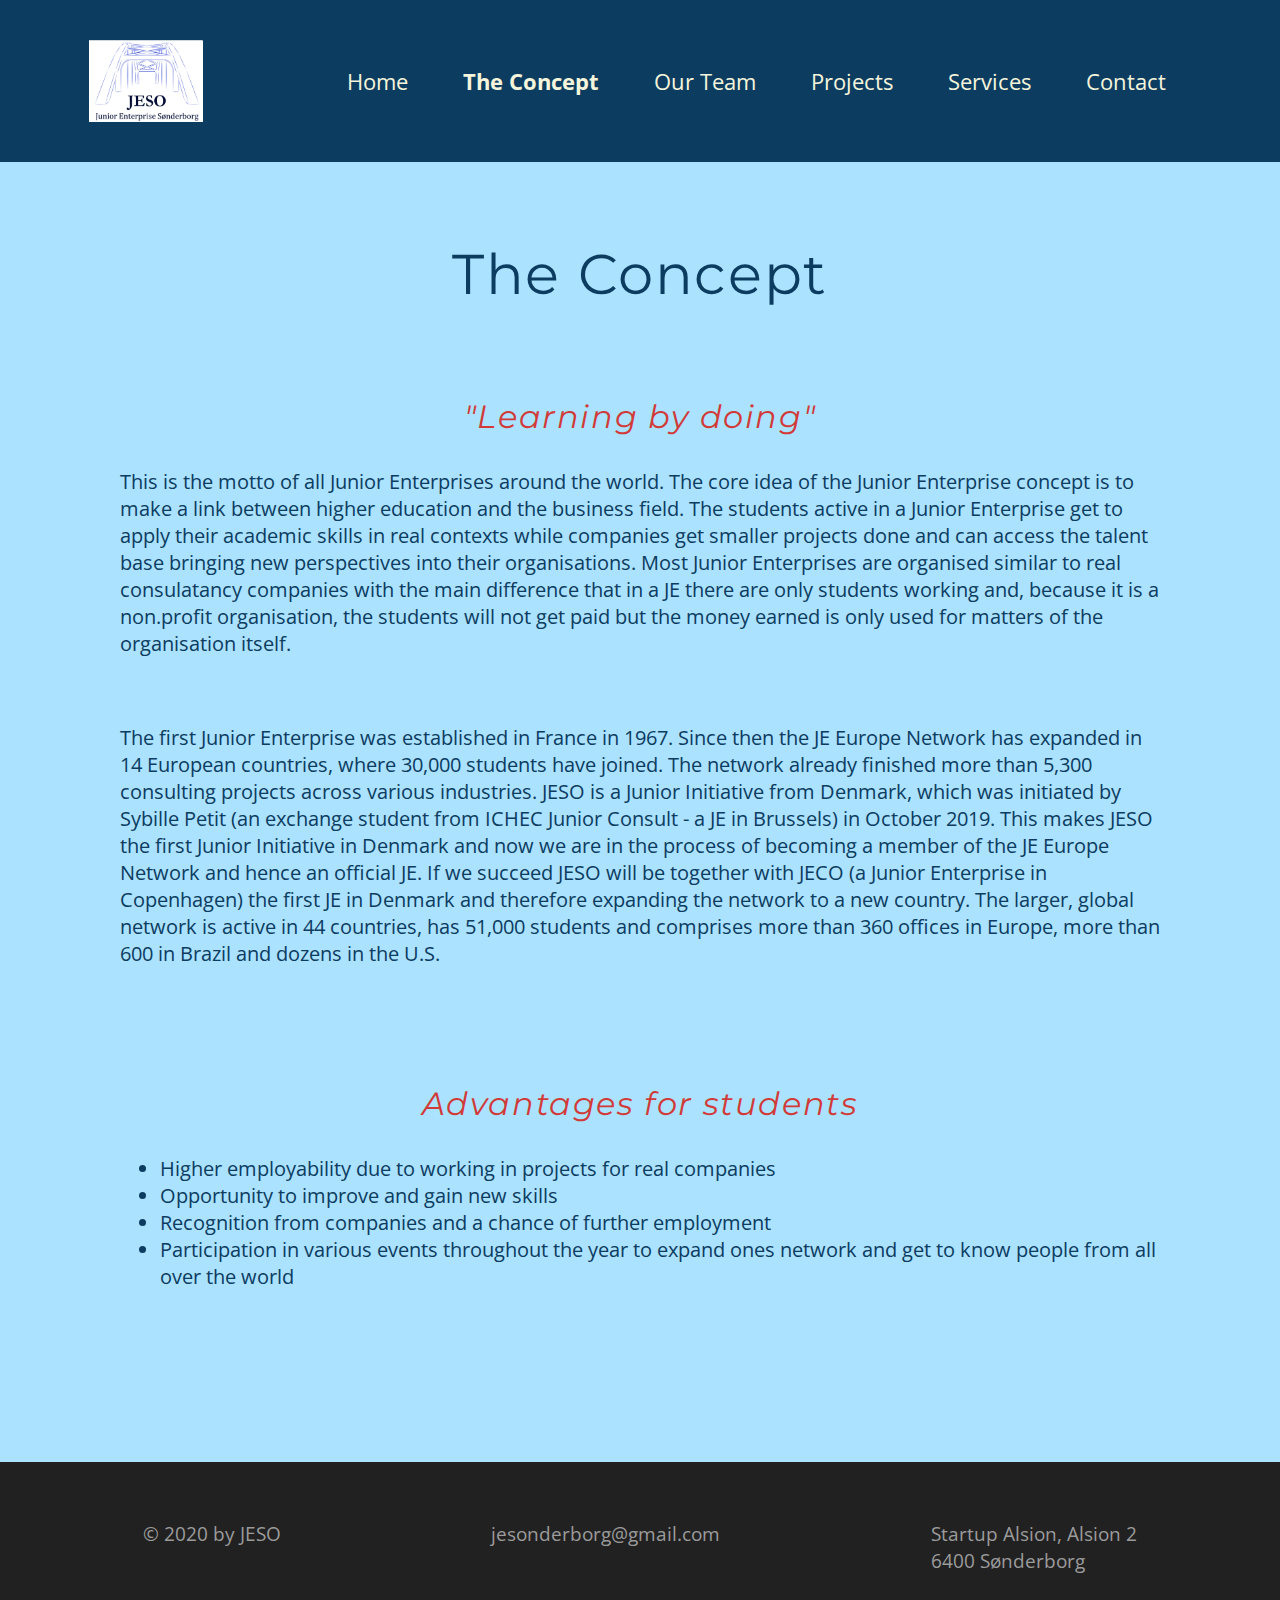
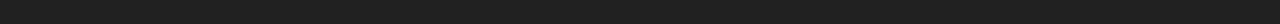
<file: concept/concept.html>
<!DOCTYPE html>
<html lang="en" dir="ltr">

<head>
  <title>JESO</title>
  <meta charset="utf-8">
  <link
    href="https://fonts.googleapis.com/css2?family=Montserrat:ital,wght@0,600;1,400&family=Open+Sans:wght@400;700&display=swap"
    rel="stylesheet">
  <link rel="stylesheet" type="text/css" href="../style.css" />
  <link rel="stylesheet" type="text/css" href="./concept.css" />
</head>

<body>
  <header>
    <img id="logo" src="../media/logo2.png" alt="logo">
    <nav>
      <a href="../index.html">Home</a>
      <a href="#" style="font-weight: bold">The Concept</a>
      <a href="../team/team.html">Our Team</a>
      <a href="../projects/projects.html">Projects</a>
      <a href="../services/services.html">Services</a>
      <a href="../index.html?#contact">Contact</a>
    </nav>
  </header>
  <main>
    <h1>The Concept</h1>
    <!-- <div class="horizontal-rule"></div> -->
    <div class="learning">
      <h3>"Learning by doing"</h3>
      <p>This is the motto of all Junior Enterprises around the world. The core idea of the Junior Enterprise concept is to make
      a link between higher education and the business field. The students active in a Junior Enterprise get to apply their
      academic skills in real contexts while companies get smaller projects done and can access the talent base bringing new
      perspectives into their organisations. Most Junior Enterprises are organised similar to real consulatancy companies with
      the main difference that in a JE there are only students working and, because it is a non.profit organisation, the
      students will not get paid but the money earned is only used for matters of the organisation itself.</p>
      <br>
      <p>The first Junior Enterprise was established in France in 1967. Since then the JE Europe Network has expanded in 14
      European countries, where 30,000 students have joined. The network already finished more than 5,300 consulting projects
      across various industries. JESO is a Junior Initiative from Denmark, which was initiated by Sybille Petit (an exchange
      student from ICHEC Junior Consult - a JE in Brussels) in October 2019. This makes JESO the first Junior Initiative in
      Denmark and now we are in the process of becoming a member of the JE Europe Network and hence an official JE. If we
      succeed JESO will be together with JECO (a Junior Enterprise in Copenhagen) the first JE in Denmark and therefore
      expanding the network to a new country.
      
      The larger, global network is active in 44 countries, has 51,000 students and comprises more than 360 offices in Europe,
      more than 600 in Brazil and dozens in the U.S.</p>
    </div>
    <div class="students">
      <h3>Advantages for students</h3>
      <ul>
        <li>Higher employability due to working in projects for real companies</li>
        <li>Opportunity to improve and gain new skills</li>
        <li>Recognition from companies and a chance of further employment</li>
        <li>Participation in various events throughout the year to expand ones network and get to know people from all over the
        world</li>
      </ul>
    </div>
  </main>
  
  <footer>
    <p>&copy; 2020 by JESO</p>
    <p>jesonderborg@gmail.com</p>
    <p>Startup Alsion, Alsion 2<br> 6400 Sønderborg</p>
  </footer>
</body>

</html>
</file>
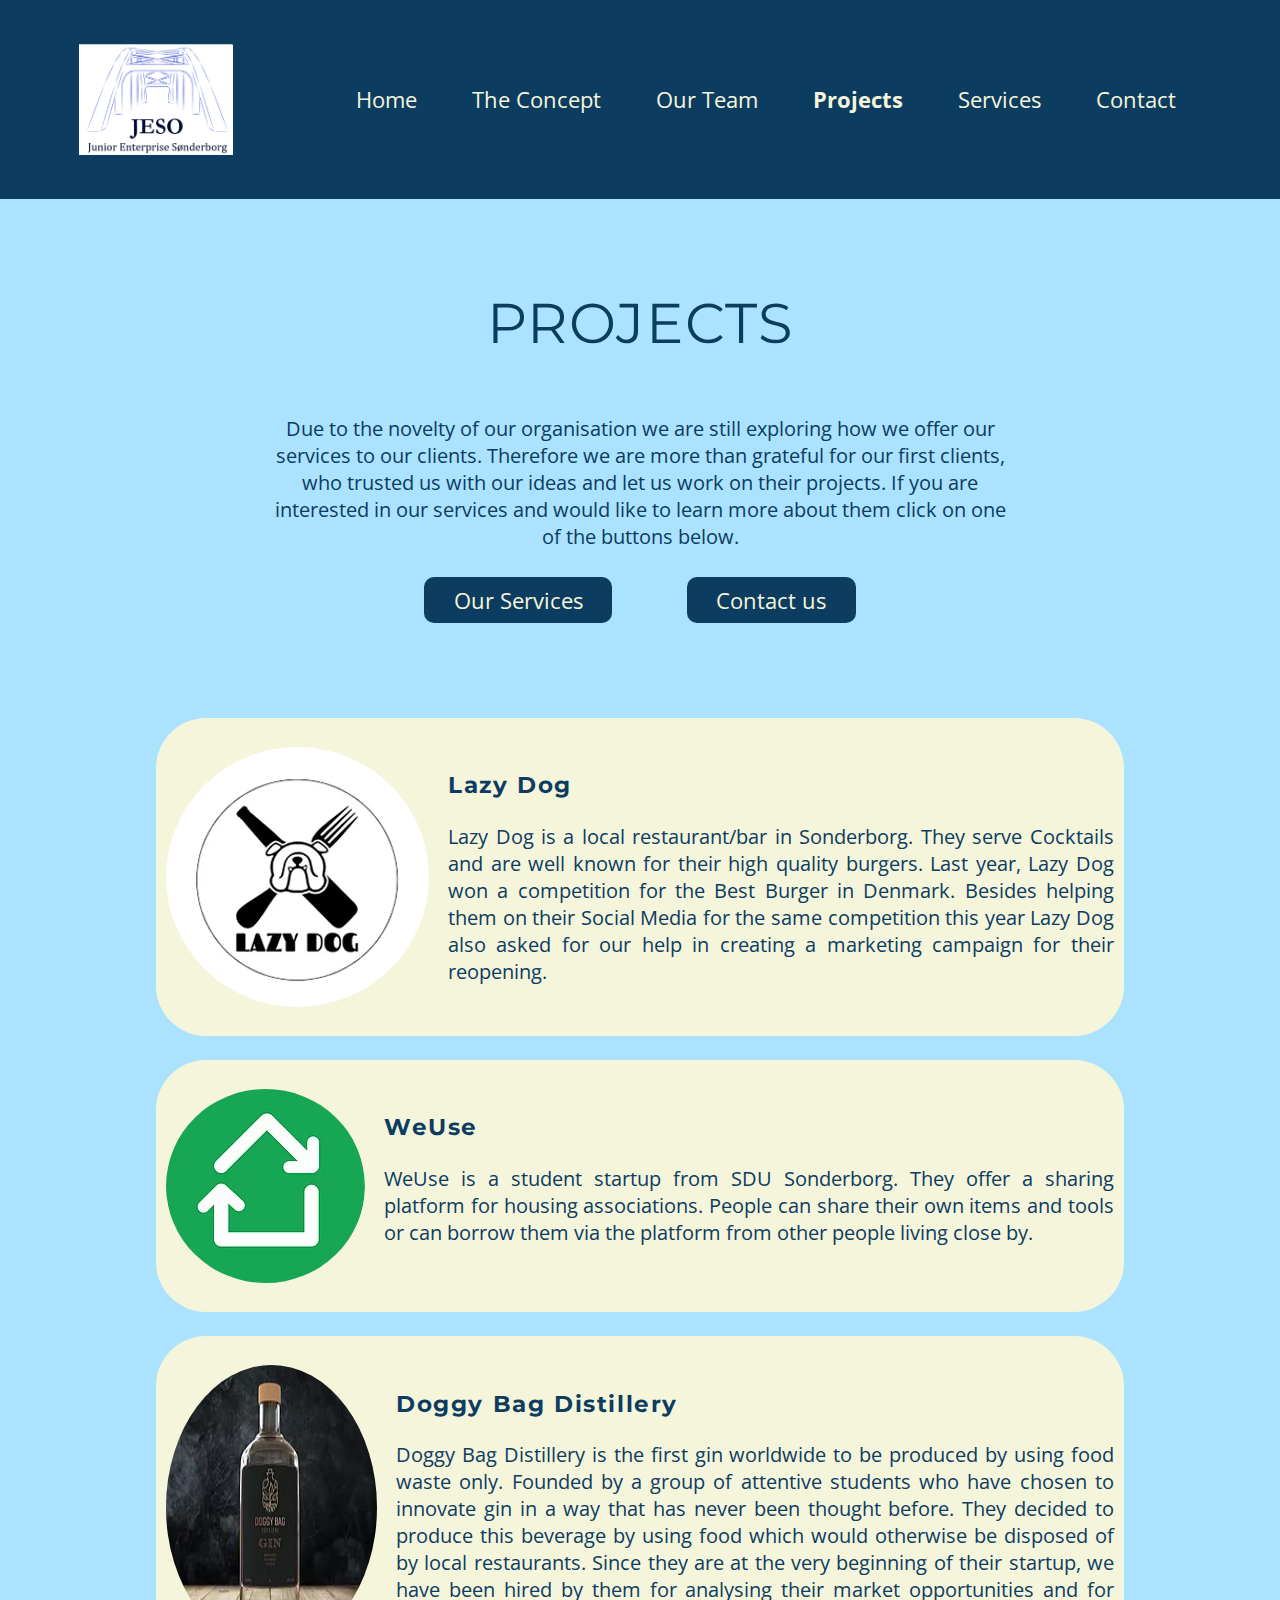
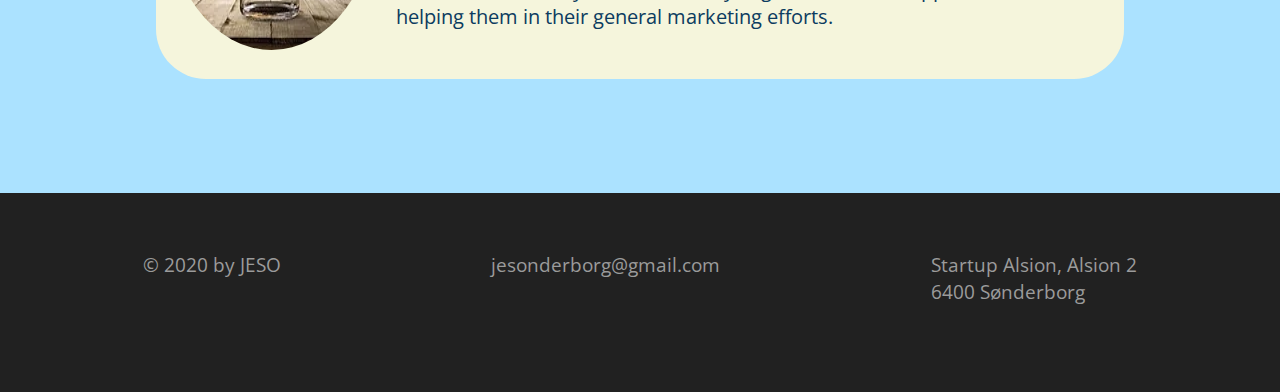
<file: projects/projects.html>
<!DOCTYPE html>
<html lang="en" dir="ltr">

<head>
  <title>JESO</title>
  <meta charset="utf-8">
  <link
    href="https://fonts.googleapis.com/css2?family=Montserrat:ital,wght@0,600;1,400&family=Open+Sans:wght@400;700&display=swap"
    rel="stylesheet">
  <link rel="stylesheet" type="text/css" href="../style.css" />
  <link rel="stylesheet" type="text/css" href="./projects.css" />
</head>

<body>
  <header>
    <img id="logo" src="../media/logo2.png" alt="logo">
    <nav>
      <a href="../index.html">Home</a>
      <a href="../concept/concept.html">The Concept</a>
      <a href="../team/team.html">Our Team</a>
      <a href="#" style="font-weight: bold">Projects</a>
      <a href="../services/services.html">Services</a>
      <a href="../index.html?#contact">Contact</a>
    </nav>
  </header>
  <main>
    <section class="info">
      <h1>PROJECTS</h1>
      <!-- <hr> -->
      <br>
      <p>Due to the novelty of our organisation we are still exploring how we offer our services to our clients. Therefore we
      are more than grateful for our first clients, who trusted us with our ideas and let us work on their projects.
      
      If you are interested in our services and would like to learn more about them click on one of the buttons below.</p>
      <a href="../services/services.html">Our Services</a>
      <a href="../contact/contact.html">Contact us</a>    
    </section>
    <section class="projects">
      <div class="project">
        <img src="../media/companies/lazydog.webp" alt="logo">
        <div class="project-info">
          <h3>Lazy Dog</h3>
          <p>Lazy Dog is a local restaurant/bar in Sonderborg. They serve Cocktails and are well known for their high quality
            burgers. Last year, Lazy Dog won a competition for the Best Burger in Denmark. Besides helping them on
            their
            Social Media for the same competition this year Lazy Dog also asked for our help in creating a marketing campaign for
            their reopening.</p>
        </div>
      </div>
      <div class="project">
        <img src="../media/companies/weuse.webp" alt="logo">
        <div class="project-info">
          <h3>WeUse</h3>
          <p>WeUse is a student startup from SDU Sonderborg. They offer a sharing platform for housing associations. People can
            share
            their own items and tools or can borrow them via the platform from other people living close by.</p>
        </div>
      </div>
      <div class="project">
        <img src="../media/companies/doggybag.webp" alt="logo">
        <div class="project-info">
          <h3>Doggy Bag Distillery</h3>
          <p>Doggy Bag Distillery is the first gin worldwide to be produced by using food waste only. Founded by a group of
            attentive
            students who have chosen to innovate gin in a way that has never been thought before. They decided to produce this
            beverage by using food which would otherwise be disposed of by local restaurants. Since they are at the very beginning
            of their startup, we have been hired by them for analysing their market opportunities and for helping them in their
            general marketing efforts.</p>
        </div>        
      </div>
    </section>
  </main>
  
  <footer>
    <p>&copy; 2020 by JESO</p>
    <p>jesonderborg@gmail.com</p>
    <p>Startup Alsion, Alsion 2<br>6400 Sønderborg</p>
  </footer>
</body>

</html>
</file>
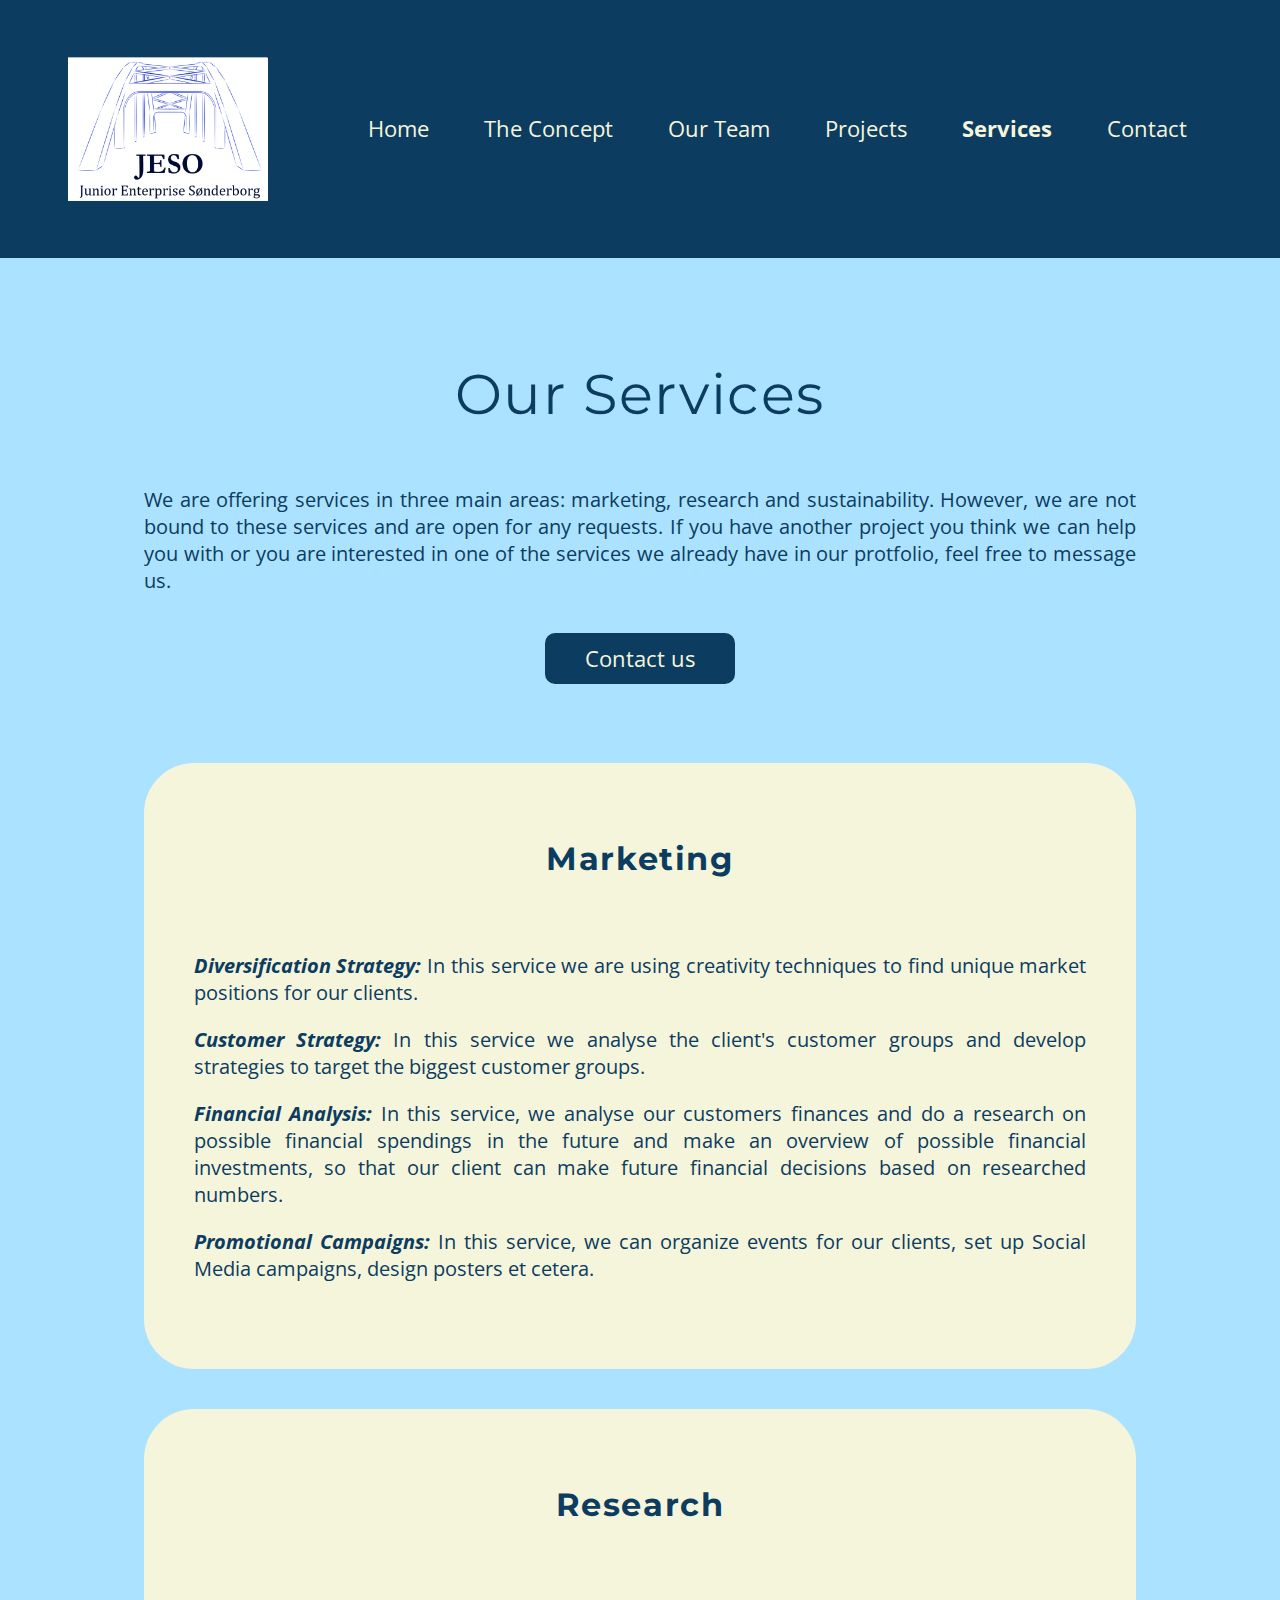
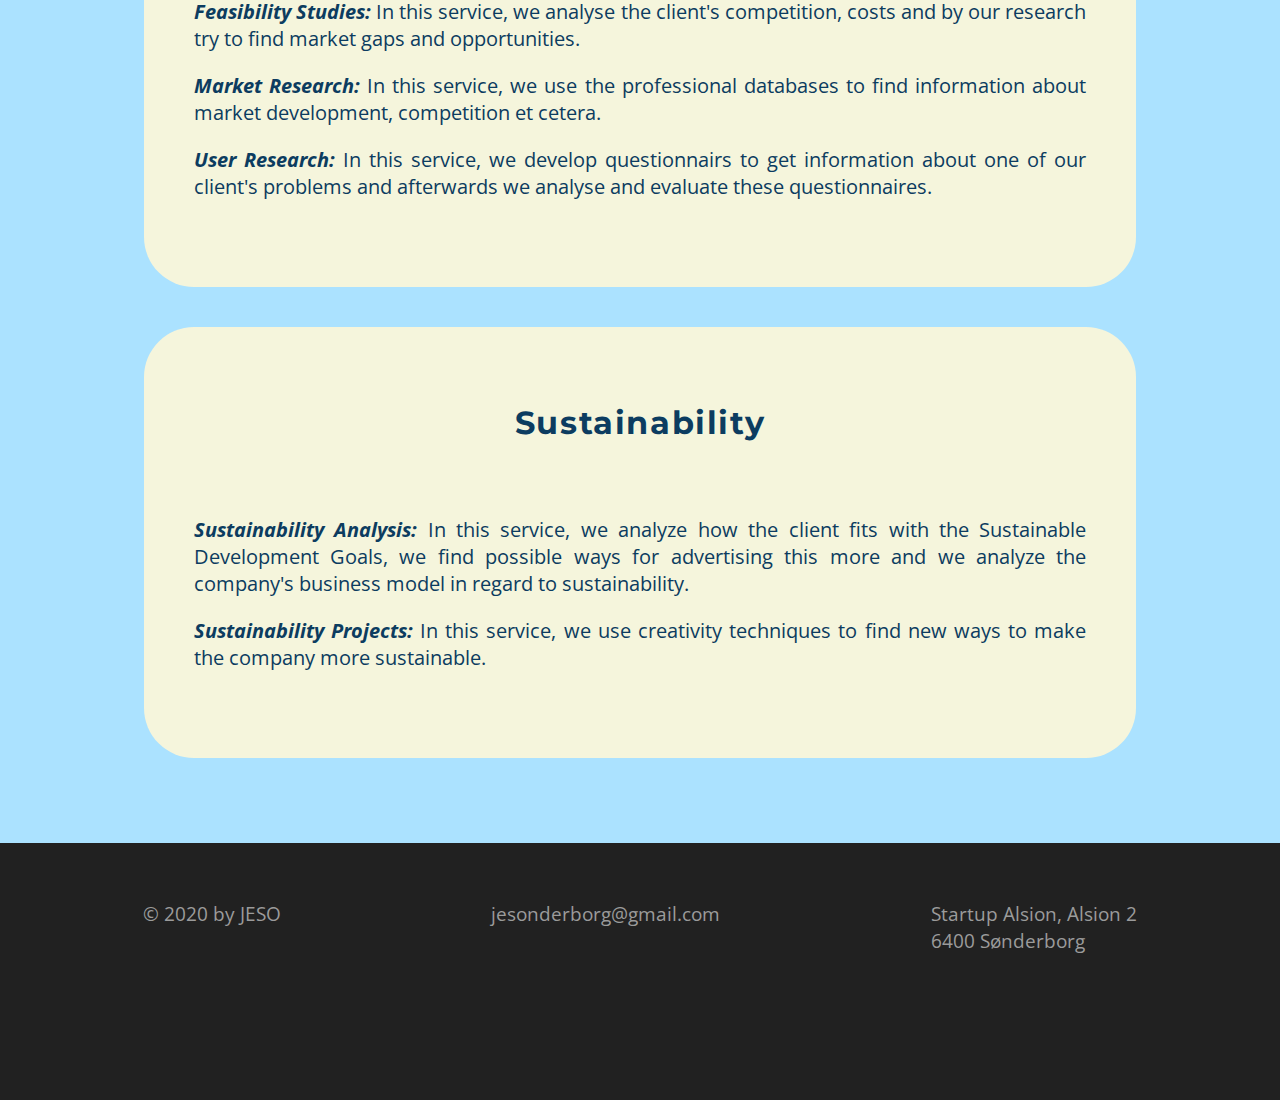
<file: services/services.html>
<!DOCTYPE html>
<html lang="en" dir="ltr">

<head>
  <title>JESO</title>
  <meta charset="utf-8">
  <link
    href="https://fonts.googleapis.com/css2?family=Montserrat:ital,wght@0,600;1,400&family=Open+Sans:wght@400;700&display=swap"
    rel="stylesheet">
  <link rel="stylesheet" type="text/css" href="../style.css" />
  <link rel="stylesheet" type="text/css" href="./services.css" />
</head>

<body>
  <header>
    <img id="logo" src="../media/logo2.png" alt="logo">
    <nav>
      <a href="../index.html">Home</a>
      <a href="../concept/concept.html">The Concept</a>
      <a href="../team/team.html">Our Team</a>
      <a href="../projects/projects.html">Projects</a>
      <a href="#" style="font-weight: bold">Services</a>
      <a href="../index.html?#contact">Contact</a>
    </nav>
  </header>
  <main>
    <section class="info">
      <h1>Our Services</h1>
      <!-- <hr> -->
      <br>
      <p>We are offering services in three main areas: marketing, research and sustainability. However, we are not bound to these services and are open for any requests.
      If you have another project you think we can help you with or you are interested in one of the services we already have
      in our protfolio, feel free to message us.</p>
      <a href="../index.html?#contact">Contact us</a>
    </section>
    <section class="services">
      <div class="service">
        <h2>Marketing</h2>
        <!-- <hr> -->
        <br>
        <p><span>Diversification Strategy: </span>In this service we are using creativity techniques to find unique market positions for our
        clients.</p>
        <p><span>Customer Strategy: </span>In this service we analyse the client's customer groups and develop strategies to target the biggest customer groups.</p>
        <p><span>Financial Analysis: </span>In this service, we analyse our customers finances and do a research on possible financial spendings in the future and
        make an overview of possible financial investments, so that our client can make future financial decisions based on
        researched numbers.</p>
        <p><span>Promotional Campaigns: </span>In this service, we can organize events for our clients, set up Social Media campaigns, design posters et cetera.</p>
      </div>
      <div class="service">
        <h2>Research</h2>
        <!-- <hr> -->
        <br>
        <p><span>Feasibility Studies: </span>In this service, we analyse the client's competition, costs and by our research try to find market gaps and
        opportunities.</p>
        <p><span>Market Research: </span>In this service, we use the professional databases to find information about market development, competition et cetera.</p>
        <p><span>User Research: </span>In this service, we develop questionnairs to get information about one of our client's problems and afterwards we
        analyse and evaluate these questionnaires.</p>
      </div>
      <div class="service">
        <h2>Sustainability</h2>
        <!-- <hr> -->
        <br>
        <p><span>Sustainability Analysis: </span>In this service, we analyze how the client fits with the Sustainable Development Goals, we find possible ways for
        advertising this more and we analyze the company's business model in regard to sustainability.</p>
        <p><span>Sustainability Projects: </span>In this service, we use creativity techniques to find new ways to make the company more sustainable.</p>
      </div>      
    </section>
  </main>
  
  <footer>
    <p>&copy; 2020 by JESO</p>
    <p>jesonderborg@gmail.com</p>
    <p>Startup Alsion, Alsion 2<br>6400 Sønderborg</p>
  </footer>
</body>

</html>
</file>
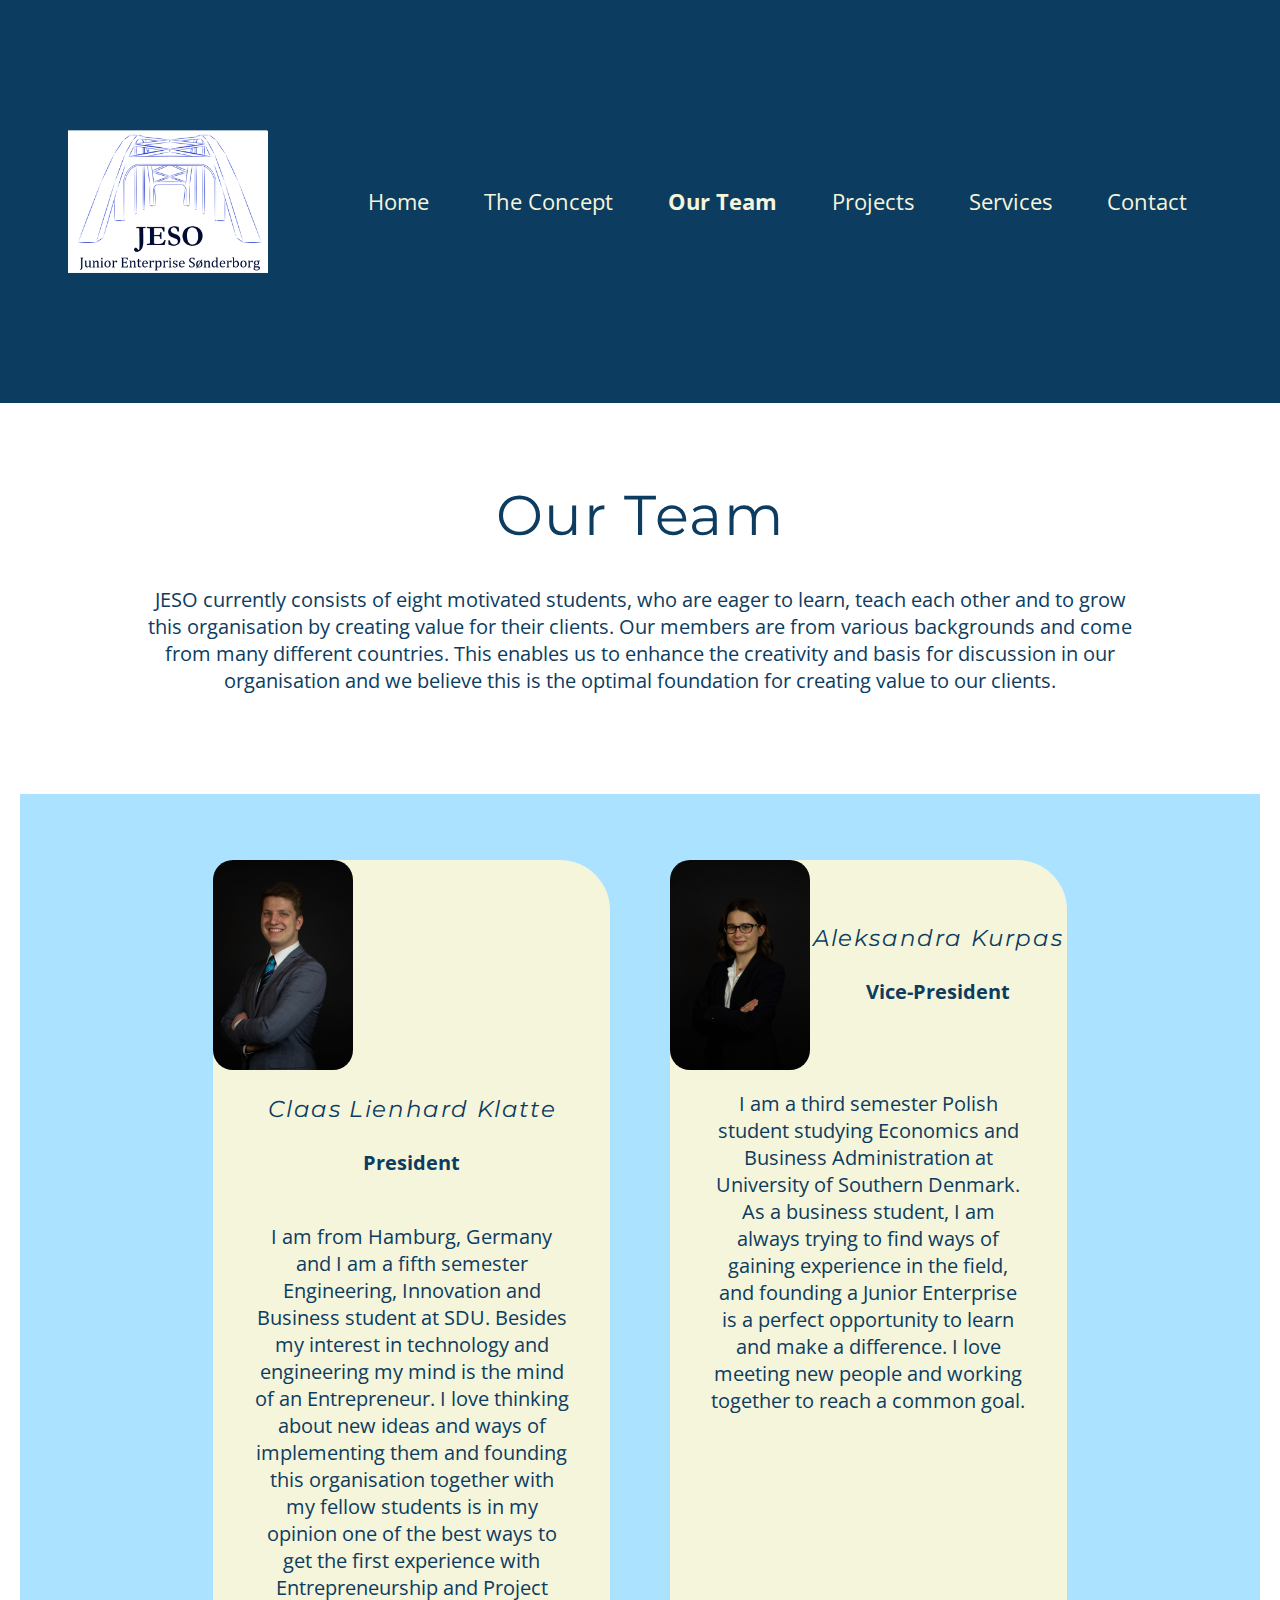
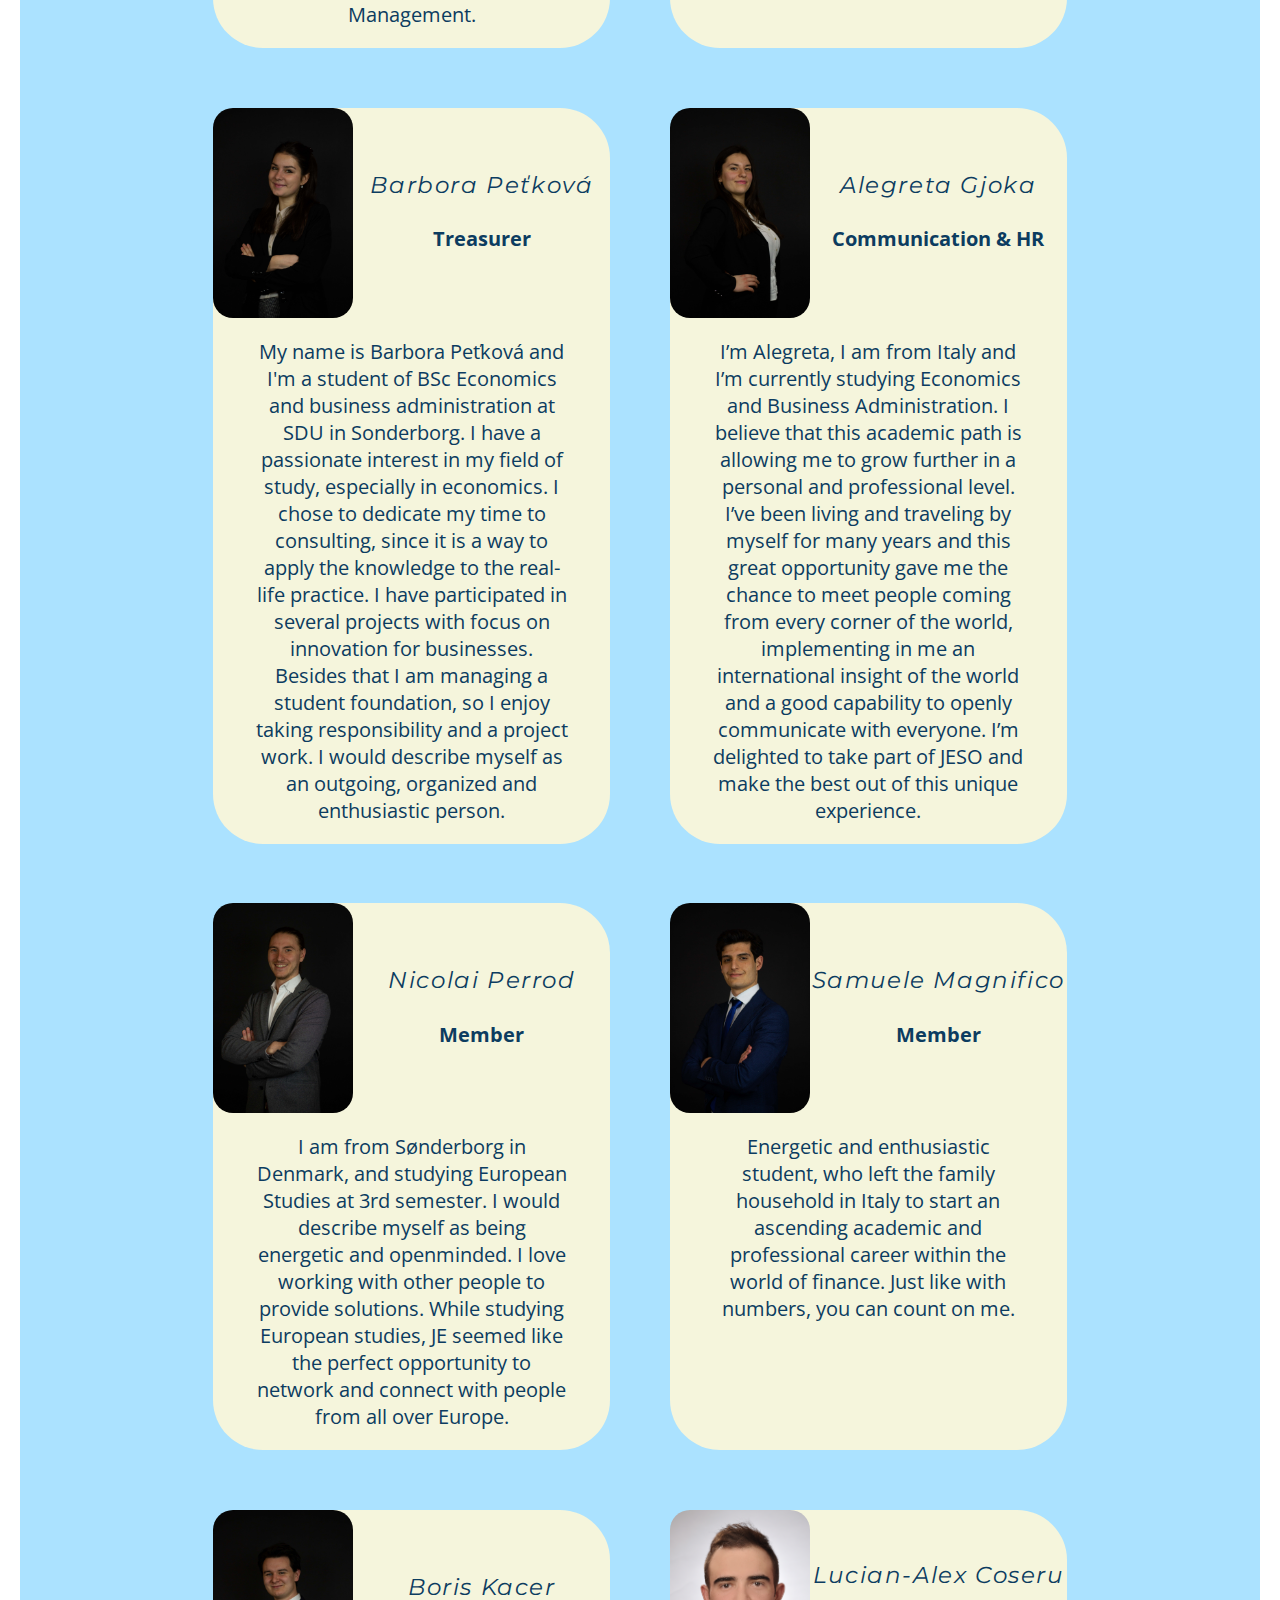
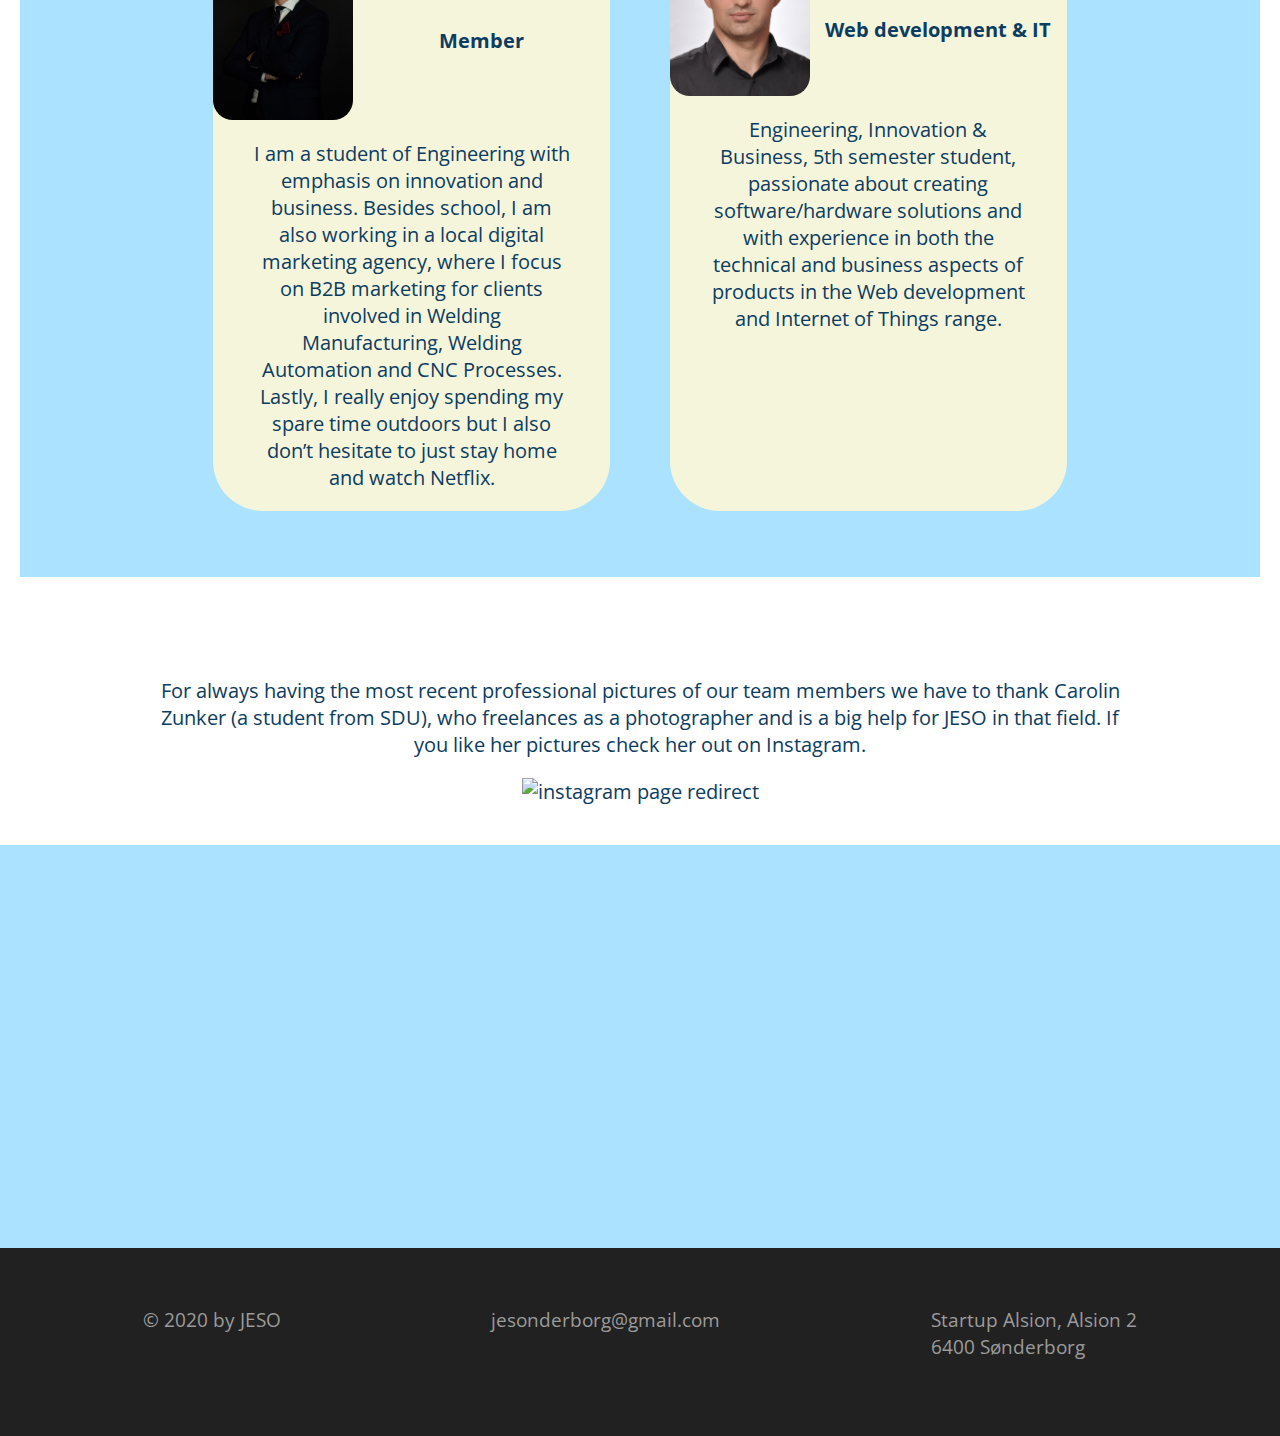
<file: team/team.html>
<!DOCTYPE html>
<html lang="en" dir="ltr">

<head>
  <title>JESO</title>
  <meta charset="utf-8">
  <link
    href="https://fonts.googleapis.com/css2?family=Montserrat:ital,wght@0,600;1,400&family=Open+Sans:wght@400;700&display=swap"
    rel="stylesheet">
  <link rel="stylesheet" type="text/css" href="../style.css" />
  <link rel="stylesheet" type="text/css" href="./team.css" />
</head>

<body>
  <header>
    <img id="logo" src="../media/logo2.png" alt="logo">
    <nav>
      <a href="../index.html">Home</a>
      <a href="../concept/concept.html">The Concept</a>
      <a href="#" style="font-weight: bold">Our Team</a>
      <a href="../projects/projects.html">Projects</a>
      <a href="../services/services.html">Services</a>
      <a href="../index.html?#contact">Contact</a>
    </nav>
  </header>
  <main>
    <h1>Our Team</h1>
    <!-- <hr> -->
    <p>JESO currently consists of eight motivated students, who are eager to learn, teach each other and to grow this
    organisation by creating value for their clients.
    
    Our members are from various backgrounds and come from many different countries. This enables us to enhance the
    creativity and basis for discussion in our organisation and we believe this is the optimal foundation for creating value
    to our clients.</p>
    <section>
      <div class="member">
        <img src="../media/team/IMG_5893.jpg">
        <div class="role">
          <h3>Claas Lienhard Klatte</h3>
          <h4>President</h4>
        </div>
        <p>I am from Hamburg, Germany and I am a fifth semester Engineering, Innovation and Business student at SDU. Besides my
        interest in technology and engineering my mind is the mind of an Entrepreneur. I love thinking about new ideas and ways
        of implementing them and founding this organisation together with my fellow students is in my opinion one of the best
        ways to get the first experience with Entrepreneurship and Project Management.</p>
      </div>
      <div class="member">
        <img src="../media/team/IMG_5951.jpg">
        <div class="role">
          <h3>Aleksandra Kurpas</h3>
          <h4>Vice-President</h4>
        </div>
        <p>I am a third semester Polish student studying Economics and Business Administration at University of Southern Denmark.
        As a business student, I am always trying to find ways of gaining experience in the field, and founding a Junior
        Enterprise is a perfect opportunity to learn and make a difference. I love meeting new people and working together to
        reach a common goal.</p>
      </div>
      <div class="member">
        <img src="../media/team/IMG_5896.jpg">
        <div class="role">
          <h3>Barbora Peťková</h3>
          <h4>Treasurer</h4>
        </div>
        <p>My name is Barbora Peťková and I'm a student of BSc Economics and business administration at SDU in Sonderborg. I have a
        passionate interest in my field of study, especially in economics. I chose to dedicate my time to consulting, since it
        is a way to apply the knowledge to the real-life practice. I have participated in several projects with focus on
        innovation for businesses. Besides that I am managing a student foundation, so I enjoy taking responsibility and a
        project work. I would describe myself as an outgoing, organized and enthusiastic person.</p>
      </div>
      <div class="member">
        <img src="../media/team/IMG_5917.jpg">
        <div class="role">
          <h3>Alegreta Gjoka</h3>
          <h4>Communication & HR</h4>
        </div>
        <p>I’m Alegreta, I am from Italy and I’m currently studying Economics and Business Administration. I believe that this
        academic path is allowing me to grow further in a personal and professional level. I’ve been living and traveling by
        myself for many years and this great opportunity gave me the chance to meet people coming from every corner of the
        world, implementing in me an international insight of the world and a good capability to openly communicate with
        everyone. I’m delighted to take part of JESO and make the best out of this unique experience.</p>
      </div>
      <div class="member">
        <img src="../media/team/IMG_5936.jpg">
        <div class="role">
          <h3>Nicolai Perrod</h3>
          <h4>Member</h4>
        </div>
        <p>I am from Sønderborg in Denmark, and studying European Studies at 3rd semester. I would describe myself as being
        energetic and openminded. I love working with other people to provide solutions. While studying European studies, JE
        seemed like the perfect opportunity to network and connect with people from all over Europe.</p>
      </div>
      <div class="member">
        <img src="../media/team/IMG_5941.jpg">
        <div class="role">
          <h3>Samuele Magnifico</h3>
          <h4>Member</h4>
        </div>
        <p>Energetic and enthusiastic student, who left the family household in Italy to start an ascending academic and
        professional career within the world of finance. Just like with numbers, you can count on me.</p>
      </div>
      <div class="member">
        <img src="../media/team/IMG_5910.jpg">
        <div class="role">
          <h3>Boris Kacer</h3>
          <h4>Member</h4>
        </div>
        <p>I am a student of Engineering with emphasis on innovation and business. Besides school, I am also working in a local
        digital marketing agency, where I focus on B2B marketing for clients involved in Welding Manufacturing, Welding
        Automation and CNC Processes. Lastly, I really enjoy spending my spare time outdoors but I also don’t hesitate to just
        stay home and watch Netflix.</p>
      </div>
      <div class="member">
        <img src="../media/team/IMG_1082018.jpg">
        <div class="role">
          <h3>Lucian-Alex Coseru</h3>
          <h4>Web development & IT</h4>
        </div>
        <p>Engineering, Innovation & Business, 5th semester student, passionate about creating
        software/hardware solutions and with experience in both the technical and business aspects of products in the Web
        development and Internet of Things range.</p>
      </div>
    </section>
    <p>For always having the most recent professional pictures of our team members we have to thank Carolin Zunker (a student
    from SDU), who freelances as a photographer and is a big help for JESO in that field.
    
    If you like her pictures check her out on Instagram.</p>
    <img alt="instagram page redirect">
  </main>
  <section></section>
  <footer>
    <p>&copy; 2020 by JESO</p>
    <p>jesonderborg@gmail.com</p>
    <p>Startup Alsion, Alsion 2<br>6400 Sønderborg</p>
  </footer>
</body>

</html>
</file>
<file: style.css>
/* * {
  border: solid red 1px;
} */

#logo {
  max-width: 200px;
}

body {
  display: grid;
  grid-template-rows: 10% auto 10%;
  margin: 0;
  padding: 0;
  color: #0c3c60;
  font-size: 20px;
  font-family: "Open Sans", sans-serif;
  background-color: #abe2ff;
}

header {
  grid-row: 1 / span 1;
  padding: 1.5em;
  background-color: #0c3c60;
  display: flex;
  justify-content: space-around;
  align-items: center;
}

header img {
  max-height: 80%;
}

main {
  padding: 2em 1em;
}

footer {
  display: flex;
  justify-content: space-around;
  align-items: baseline;
  padding: 2em 2em 3em;
  background-color: #212121;
  color: #9b9b9b;
  font-size: 1.2rem;
}

h1,
h2,
h3 {
  font-family: "Montserrat", sans-serif;
  letter-spacing: 0.1rem;
}

h1 {
  font-size: 3.5rem;
  font-weight: 400;
}

a {
  color: beige;
  text-decoration: none;
  font-size: 1.4rem;

  padding: 1% 4%;
  margin: 1% 5%;
  background: #0c3c60;
  border-radius: 10px;
}

header a {
  padding: 5px 15px;
  margin: auto 10px;
}

main a:focus,
main a:hover {
  font-weight: bold;
  background-color: #ffa15e;
  color: #545e9e;
  transition: background-color 0.2s ease-in 0s;
}

header a:focus,
header a:hover {
  font-weight: bold;
  color: #d13a36;
  transition: color 0.1s ease-in 0s;
}
</file>
<file: concept/concept.css>
main {
  display: flex;
  flex-direction: column;
  align-items: center;
}

h3 {
  text-align: center;
  font-weight: 400;
  font-style: italic;
  font-size: 2rem;
  color: #d13a36;
}

div {
  padding: 1em 5em;
}

div.students {
  margin: 2% auto;
}
</file>
<file: projects/projects.css>
main {
  display: grid;
  grid-template-rows: 30% 70%;
  grid-template-columns: 1fr;
}

section {
  margin: 1% 10% 5%;
}

.info {
  grid-row: 1 / span 1;
  grid-column: 1 / span 1;
  text-align: center;
  padding: 2% 10%;
  display: flex;
  flex-flow: row wrap;
  justify-content: center;
  align-content: center;
}

.info a {
  padding: 1% 4%;
  margin: 1% 5%;
  background: #0c3c60;
}

.projects {
  grid-row: 2 / span 1;
  grid-column: 1 / span 1;
  padding: 1%;
  display: flex;
  flex-wrap: wrap;
  justify-content: center;
  align-content: space-between;
}

.project {
  padding: 3% 1%;
  display: flex;
  justify-content: space-between;
  background: beige;
  border-radius: 50px; 
}

.project-info {
  margin-left: 2%;
  text-align: justify;
  max-width: 80%;
}

.project img {
  border-radius: 50%;
}
</file>
<file: services/services.css>
h2 {
  font-size: 2rem;
}

main {
  display: grid;
  grid-template-rows: 1fr 4fr;
  grid-template-columns: 1fr;
}

section.info {
  grid-row: 1 / 2;
  grid-column: 1 / 1;
}

section.services {
  grid-row: 2 / 2;
  grid-column: 1 / 1;
}

section.info,
section.services {
  padding: 2% 10%;
  display: flex;
  flex-wrap: wrap;
  justify-content: center;
  text-align: justify;
}

.info p {
  margin-bottom: 3%;
}

.service {
  padding: 5%;
  margin: 2% auto;
  background-color: beige;
  /* border-radius: 10%; */
  border-radius: 50px;
}

.services h2 {
  text-align: center;
}

.services span {
  font-style: italic;
  font-weight: bold;
}
</file>
<file: team/team.css>
section img {
  width: 140px;
  height: auto;
  display: inline;
}

main {
  background: white;
  text-align: center;
  margin: 0 auto;
}

main section {
  padding: 3% 10%;
  margin: 8% auto;
  display: flex;
  flex-wrap: wrap;
  justify-content: center;
  align-content: flex-start;
  background: #abe2ff;
}

main p {
  padding: 0 10%;
}

div {
  border: none;
}

.member {
  width: 40%;
  margin: 3%;
  display: flex;
  flex-wrap: wrap;
  align-content: flex-start;
  color: #0c3c60;
  background: beige;
  border-radius: 50px;
}

.member img {
  border-radius: 20px;
}

.member .role {
  margin: auto;
  text-align: center;
}

.member h3 {
  font-weight: 400;
  font-style: italic;
}
</file>
